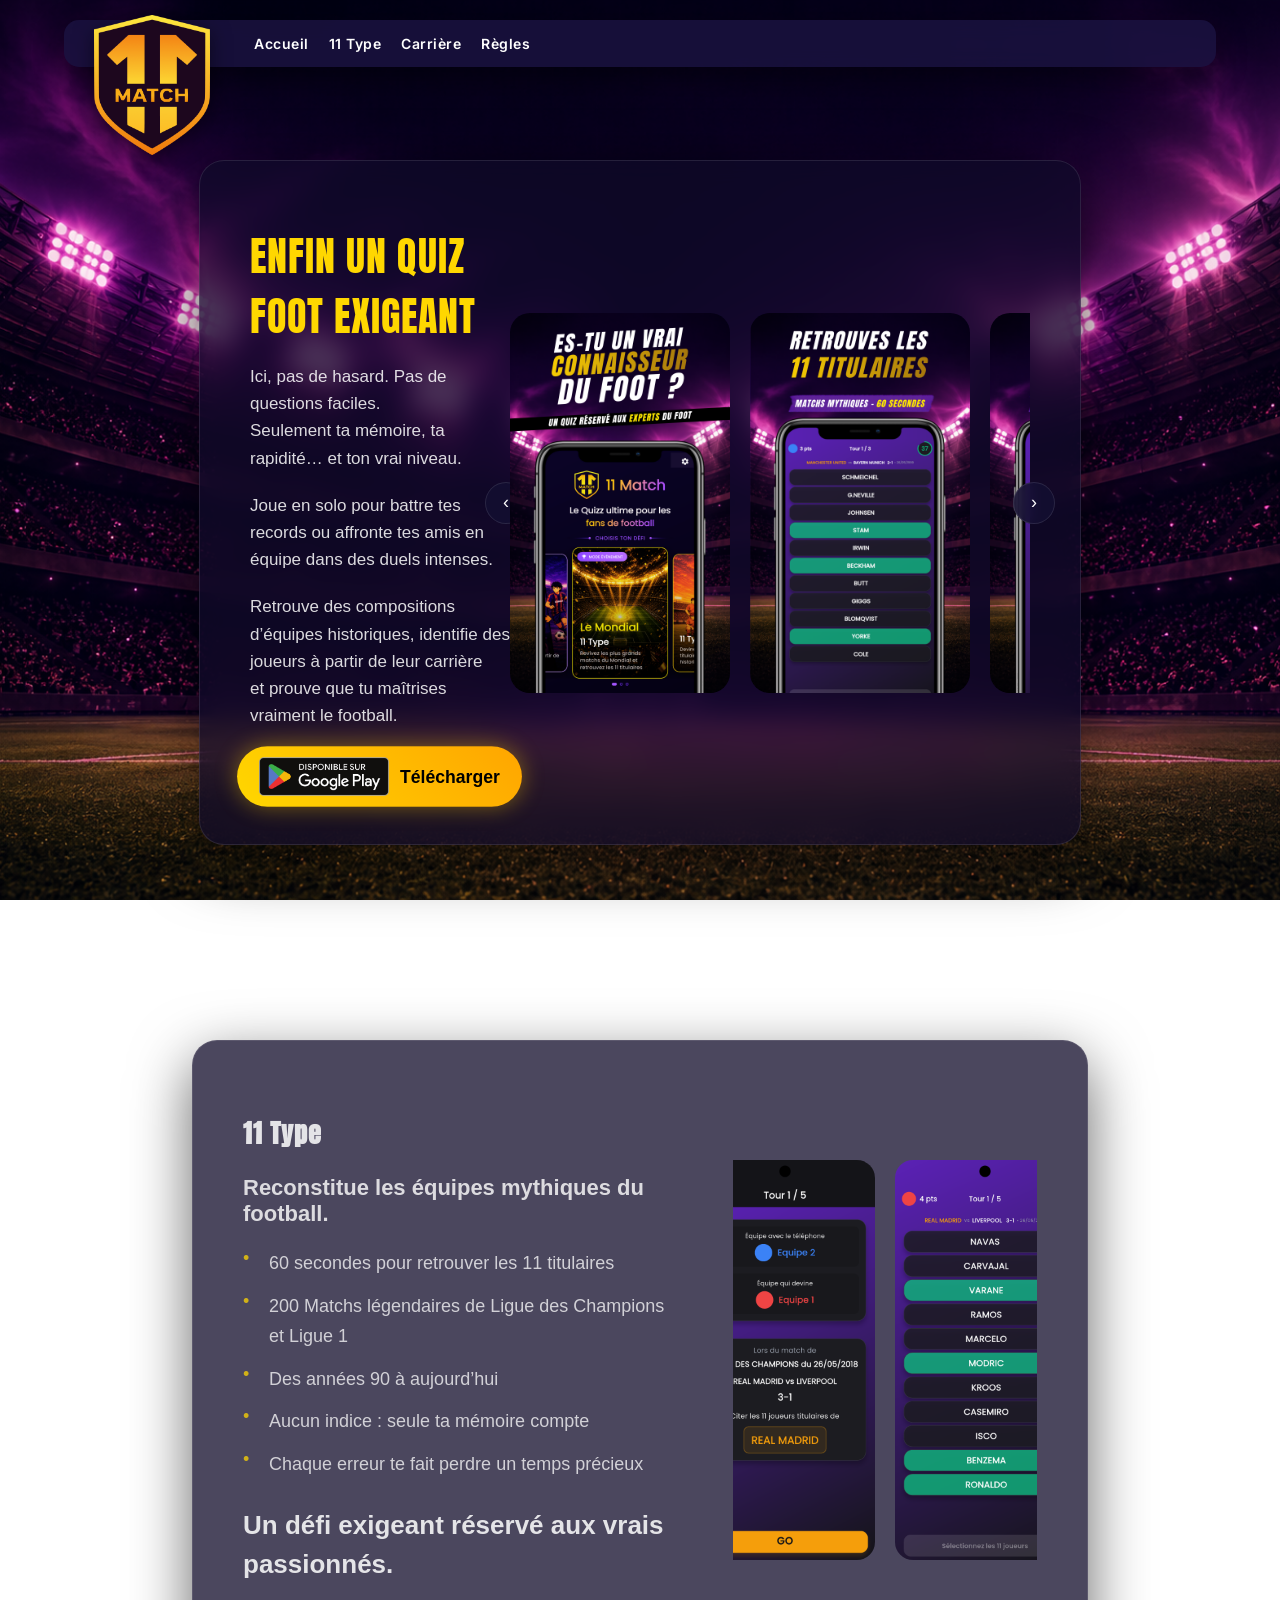
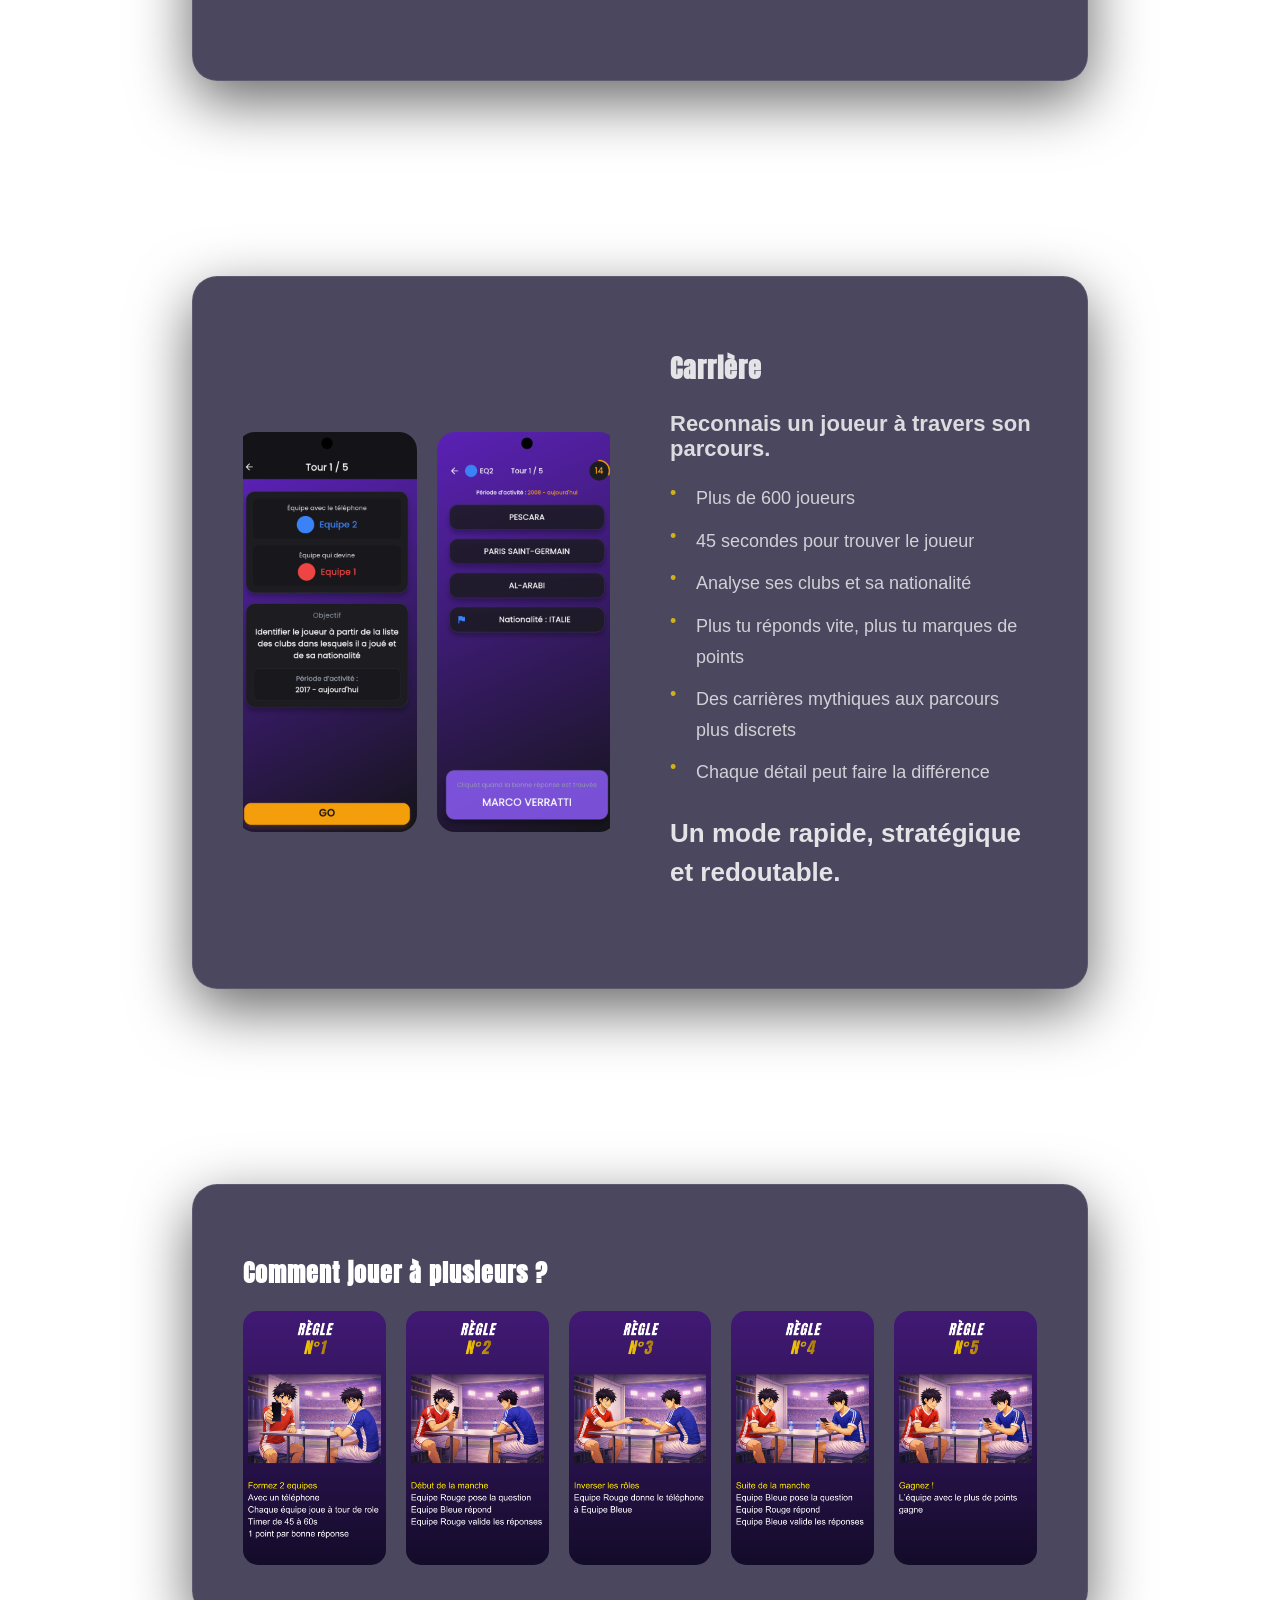
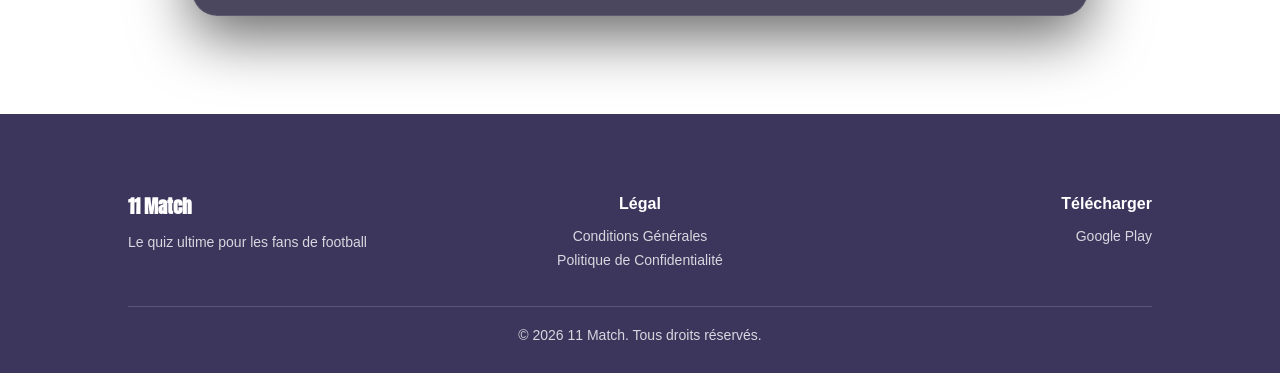
<file: index.html>
<!DOCTYPE html>
<html lang="fr">
<head>
  <meta charset="UTF-8">
  <title>11 MATCH</title>
  <meta name="viewport" content="width=device-width, initial-scale=1.0">

  <link rel="stylesheet" href="style.css">

  <!-- Fonts -->
  <link href="https://fonts.googleapis.com/css2?family=Anton&family=Inter:wght@400;600&display=swap" rel="stylesheet">
</head>

<body>

<header class="navbar">
  <div class="nav-container">
    <img src="images/LOGO_FOND_W750.png" class="logo">

    <div class="mobile-title">11 MATCH</div>

    <button class="menu-toggle" onclick="toggleMenu()">
      ☰
    </button>

    <nav id="mobileMenu">
      <a href="#hero">Accueil</a>
      <a href="#mode11">11 Type</a>
      <a href="#carriere">Carrière</a>
      <a href="#regles">Règles</a>
    </nav>
  </div>
</header>

<!-- HERO -->
<section id="hero" class="hero">

  <div class="hero-box"> <!-- 👈 NOUVEAU conteneur central -->

    <div class="hero-content">

      <!-- TEXTE -->
      <div class="hero-text">
  
  <p class="highlight">
    ENFIN UN QUIZ FOOT EXIGEANT
  </p>
  
  <p class="description">
  Ici, pas de hasard. Pas de questions faciles.<br>
  Seulement ta mémoire, ta rapidité… et ton vrai niveau.
  </p>

  <p class="description">
  Joue en solo pour battre tes records ou affronte tes amis en équipe dans des duels intenses.
  </p>
  
  <p class="description">
  Retrouve des compositions d’équipes historiques, identifie des joueurs à partir de leur carrière<br>
  et prouve que tu maîtrises vraiment le football.
  </p>

  <a href="#" class="btn">
    <img src="images/playstore.png" class="play-icon">
    Télécharger
  </a>
</div>

      <!-- CAROUSEL -->
      <div class="carousel-wrapper">

        <button class="arrow left" onclick="scrollCarousel(-1)">‹</button>

        <div class="carousel-container">
          <div class="carousel" id="carousel">
            <img src="images/screenshot4.png">
            <img src="images/screenshot5_60s.png">
            <img src="images/screenshot7.png">
            <img src="images/screenshot9.png">
            <img src="images/screenshot12.png">
            <img src="images/screenshot11.png">
          </div>
        </div>

        <button class="arrow right" onclick="scrollCarousel(1)">›</button>

      </div>

    </div>

  </div>

</section>

<!-- MODE 11 -->
<section id="mode11" class="section">

  <div class="section-box">

    <div class="section-content">

      <!-- TEXTE -->
      <div class="section-text">

        <h2>11 Type</h2>

        <p class="section-subtitle">
          Reconstitue les équipes mythiques du football.
        </p>

        <ul class="section-list">
          <li>60 secondes pour retrouver les 11 titulaires</li>
          <li>200 Matchs légendaires de Ligue des Champions et Ligue 1</li>
          <li>Des années 90 à aujourd’hui</li>
          <li>Aucun indice : seule ta mémoire compte</li>
          <li>Chaque erreur te fait perdre un temps précieux</li>
        </ul>

        <p class="section-highlight">
          Un défi exigeant réservé aux vrais passionnés.
        </p>

      </div>

      <!-- MEDIA -->
      <div class="section-media">

        <!-- Desktop -->
        <div class="desktop-shots">
          <img src="images/mode11_4.png">
          <img src="images/mode11_5.png">
        </div>

        <!-- Mobile / tablette -->
        <div class="mobile-carousel">

          <button class="arrow left" onclick="scrollSectionCarousel(-1)">‹</button>

            <div class="section-carousel-container">

              <div class="section-carousel" id="sectionCarousel">
                <img src="images/mode11_1.png">
                <img src="images/mode11_2.png">
                <img src="images/mode11_3.png">
                <img src="images/mode11_4.png">
                <img src="images/mode11_5.png">
              </div>

            </div>

          <button class="arrow right" onclick="scrollSectionCarousel(1)">›</button>

        </div>

      </div>

    </div>

  </div>

</section>

<!-- CARRIERE -->
<section id="carriere" class="section">
  <div class="section-box">
    
    <div class="section-content">

      <!-- TEXTE -->
      <div class="section-text">

        <h2>Carrière</h2>

        <p class="section-subtitle">
          Reconnais un joueur à travers son parcours.
        </p>

        <ul class="section-list">
          <li>Plus de 600 joueurs</li>
          <li>45 secondes pour trouver le joueur</li>
          <li>Analyse ses clubs et sa nationalité</li>
          <li>Plus tu réponds vite, plus tu marques de points</li>
          <li>Des carrières mythiques aux parcours plus discrets</li>
          <li>Chaque détail peut faire la différence</li>
        </ul>

        <p class="section-highlight">
          Un mode rapide, stratégique et redoutable.
        </p>

      </div>

      <!-- MEDIA -->
      <div class="section-media">

        <!-- Desktop -->
        <div class="desktop-shots">
          <img src="images/modecarriere_3.png">
          <img src="images/modecarriere_5.png">
        </div>

        <!-- Tablette / mobile -->
        <div class="mobile-carousel">

          <button class="arrow left" onclick="scrollSectionCarousel2(-1)">‹</button>

          <div class="section-carousel-container">
            <div class="section-carousel" id="sectionCarousel2">

              <img src="images/modecarriere_1.png">
              <img src="images/modecarriere_2.png">
              <img src="images/modecarriere_3.png">
              <img src="images/modecarriere_4.png">
              <img src="images/modecarriere_5.png">
              <img src="images/modecarriere_6.png">

            </div>
          </div>

          <button class="arrow right" onclick="scrollSectionCarousel2(1)">›</button>

        </div>

      </div>

    </div>

  </div>
</section>

<!-- REGLES -->
<section id="regles" class="section">
  <div class="section-box">

    <h2 class="section-title">Comment jouer à plusieurs ?</h2>

    <div class="rules-gallery">
      <img src="images/rules1.png">
      <img src="images/rules2.png">
      <img src="images/rules3.png">
      <img src="images/rules4.png">
      <img src="images/rules5.png">
    </div>

  </div>
</section>

<!-- SCRIPT -->
<script>
let currentIndex = 0;

function scrollCarousel(direction) {
  const carousel = document.getElementById('carousel');
  const images = carousel.querySelectorAll('img');

  const gap = 20;
  const imageWidth = images[0].offsetWidth + gap;

  const visibleImages = 2.3; // 👈 2 + 1/3
  const maxIndex = Math.ceil(images.length - visibleImages);

  currentIndex += direction;

  if (currentIndex < 0) currentIndex = 0;
  if (currentIndex > maxIndex) currentIndex = maxIndex;

  carousel.style.transform = `translateX(-${currentIndex * imageWidth}px)`;
}
</script>

<script>
function scrollSectionCarousel(direction) {
  const carousel = document.getElementById('sectionCarousel');
  const image = carousel.querySelector('img');

  const gap = 0;
  const scrollAmount = image.offsetWidth + gap;

  carousel.scrollBy({
    left: direction * scrollAmount,
    behavior: 'smooth'
  });
}
</script>

<script>
function scrollSectionCarousel2(direction) {
  const carousel = document.getElementById('sectionCarousel2');
  const image = carousel.querySelector('img');

  const gap = 0;
  const scrollAmount = image.offsetWidth + gap;

  carousel.scrollBy({
    left: direction * scrollAmount,
    behavior: 'smooth'
  });
}
</script>

<footer class="footer">

  <div class="footer-content">

    <!-- COLONNE 1 -->
    <div class="footer-col">
      <h3>11 Match</h3>
      <p>Le quiz ultime pour les fans de football</p>
    </div>

    <!-- COLONNE 2 -->
    <div class="footer-col">
      <h4>Légal</h4>
      <a href="cgu.html">Conditions Générales</a>
      <a href="privacy.html">Politique de Confidentialité</a>
    </div>

    <!-- COLONNE 3 -->
    <div class="footer-col">
      <h4>Télécharger</h4>
      <a href="#">Google Play</a>
    </div>

  </div>

  <div class="footer-bottom">
    © 2026 11 Match. Tous droits réservés.
  </div>

</footer>

<script>
function toggleMenu() {
  const menu = document.getElementById("mobileMenu");
  menu.classList.toggle("active");
}
</script>

</body>
</html>
</file>
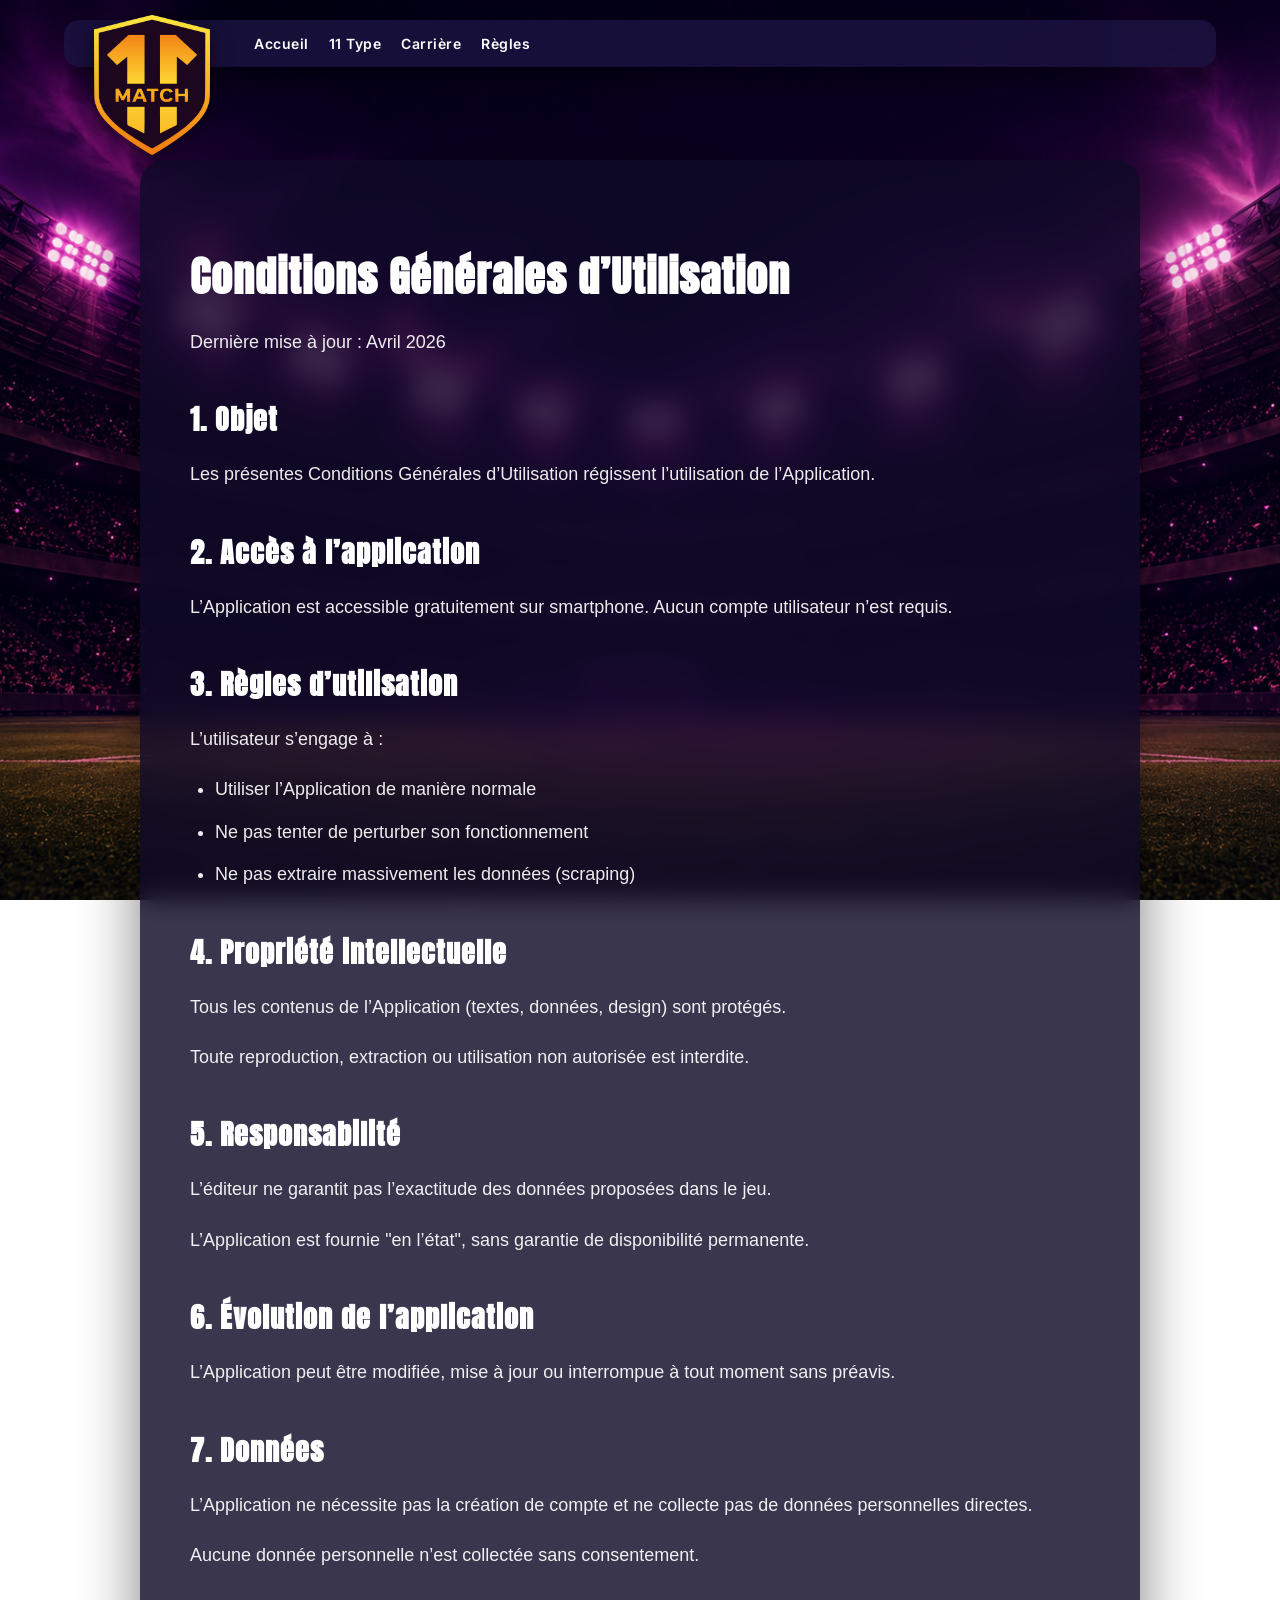
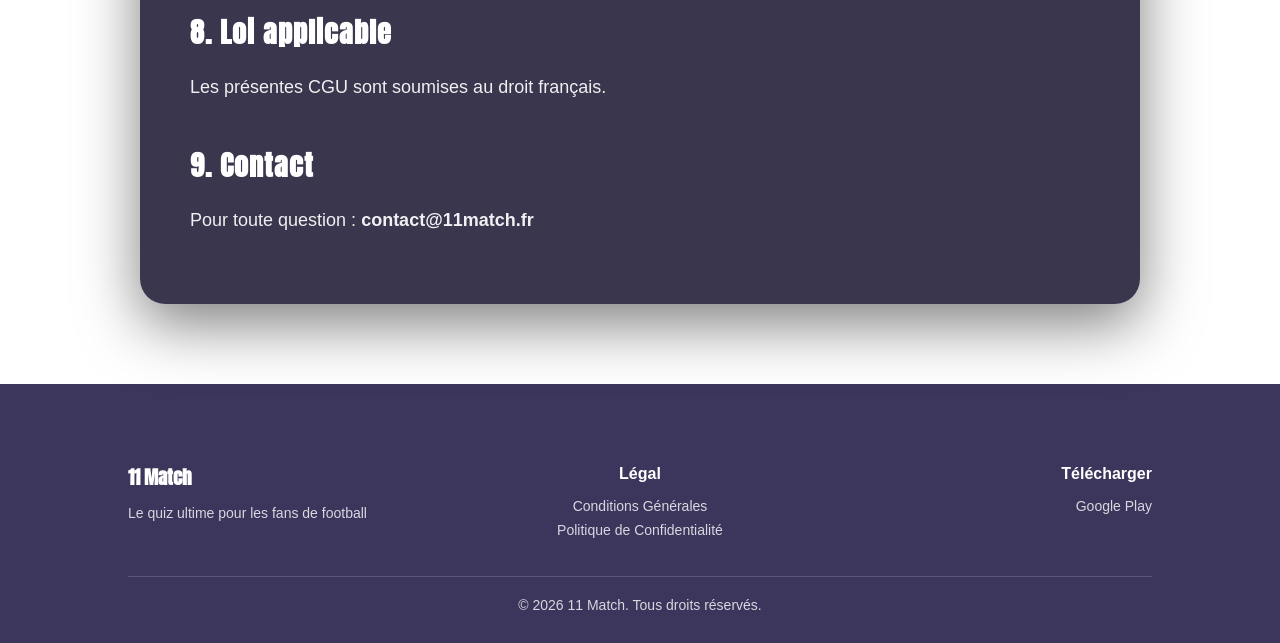
<file: cgu.html>
<!DOCTYPE html>
<html lang="fr">
<head>
  <meta charset="UTF-8">
  <title>Conditions Générales - 11 Match</title>
  <meta name="viewport" content="width=device-width, initial-scale=1.0">

  <link rel="stylesheet" href="style.css">

  <!-- Fonts -->
  <link href="https://fonts.googleapis.com/css2?family=Anton&family=Inter:wght@400;600&display=swap" rel="stylesheet">
</head>

<script>
function toggleMenu() {
  const menu = document.getElementById("mobileMenu");
  menu.classList.toggle("active");
}
</script>

<body>

<!-- NAVBAR -->
<header class="navbar">
  <div class="nav-container">

    <img src="images/LOGO_FOND_W750.png" class="logo">

    <div class="mobile-title">11 MATCH</div>

    <button class="menu-toggle" onclick="toggleMenu()">
      ☰
    </button>

    <nav id="mobileMenu">
      <a href="index.html">Accueil</a>
      <a href="index.html#mode11">11 Type</a>
      <a href="index.html#carriere">Carrière</a>
      <a href="index.html#regles">Règles</a>
    </nav>

  </div>
</header>

<!-- CONTENU -->
<section class="legal-page">

  <div class="legal-box">

    <h1>Conditions Générales d’Utilisation</h1>
    <p>Dernière mise à jour : Avril 2026</p>

    <h2>1. Objet</h2>
    <p>
      Les présentes Conditions Générales d’Utilisation régissent l’utilisation de l’Application.
    </p>

    <h2>2. Accès à l’application</h2>
    <p>
      L’Application est accessible gratuitement sur smartphone. Aucun compte utilisateur n’est requis.
    </p>

    <h2>3. Règles d’utilisation</h2>
    <p>L’utilisateur s’engage à :</p>
    <ul>
      <li>Utiliser l’Application de manière normale</li>
      <li>Ne pas tenter de perturber son fonctionnement</li>
      <li>Ne pas extraire massivement les données (scraping)</li>
    </ul>

    <h2>4. Propriété intellectuelle</h2>
    <p>
      Tous les contenus de l’Application (textes, données, design) sont protégés.
    </p>
    <p>
      Toute reproduction, extraction ou utilisation non autorisée est interdite.
    </p>

    <h2>5. Responsabilité</h2>
    <p>
      L’éditeur ne garantit pas l’exactitude des données proposées dans le jeu.
    </p>
    <p>
      L’Application est fournie "en l’état", sans garantie de disponibilité permanente.
    </p>

    <h2>6. Évolution de l’application</h2>
    <p>
      L’Application peut être modifiée, mise à jour ou interrompue à tout moment sans préavis.
    </p>

    <h2>7. Données</h2>
    <p>
      L’Application ne nécessite pas la création de compte et ne collecte pas de données personnelles directes.
    </p>
    <p>
      Aucune donnée personnelle n’est collectée sans consentement.
    </p>

    <h2>8. Loi applicable</h2>
    <p>
      Les présentes CGU sont soumises au droit français.
    </p>

    <h2>9. Contact</h2>
    <p>
      Pour toute question : <strong>contact@11match.fr</strong>
    </p>

  </div>

</section>

<!-- FOOTER -->
<footer class="footer">

  <div class="footer-content">

    <div class="footer-col">
      <h3>11 Match</h3>
      <p>Le quiz ultime pour les fans de football</p>
    </div>

    <div class="footer-col">
      <h4>Légal</h4>
      <a href="cgu.html">Conditions Générales</a>
      <a href="privacy.html">Politique de Confidentialité</a>
    </div>

    <div class="footer-col">
      <h4>Télécharger</h4>
      <a href="#">Google Play</a>
    </div>

  </div>

  <div class="footer-bottom">
    © 2026 11 Match. Tous droits réservés.
  </div>

</footer>

</body>
</html>
</file>
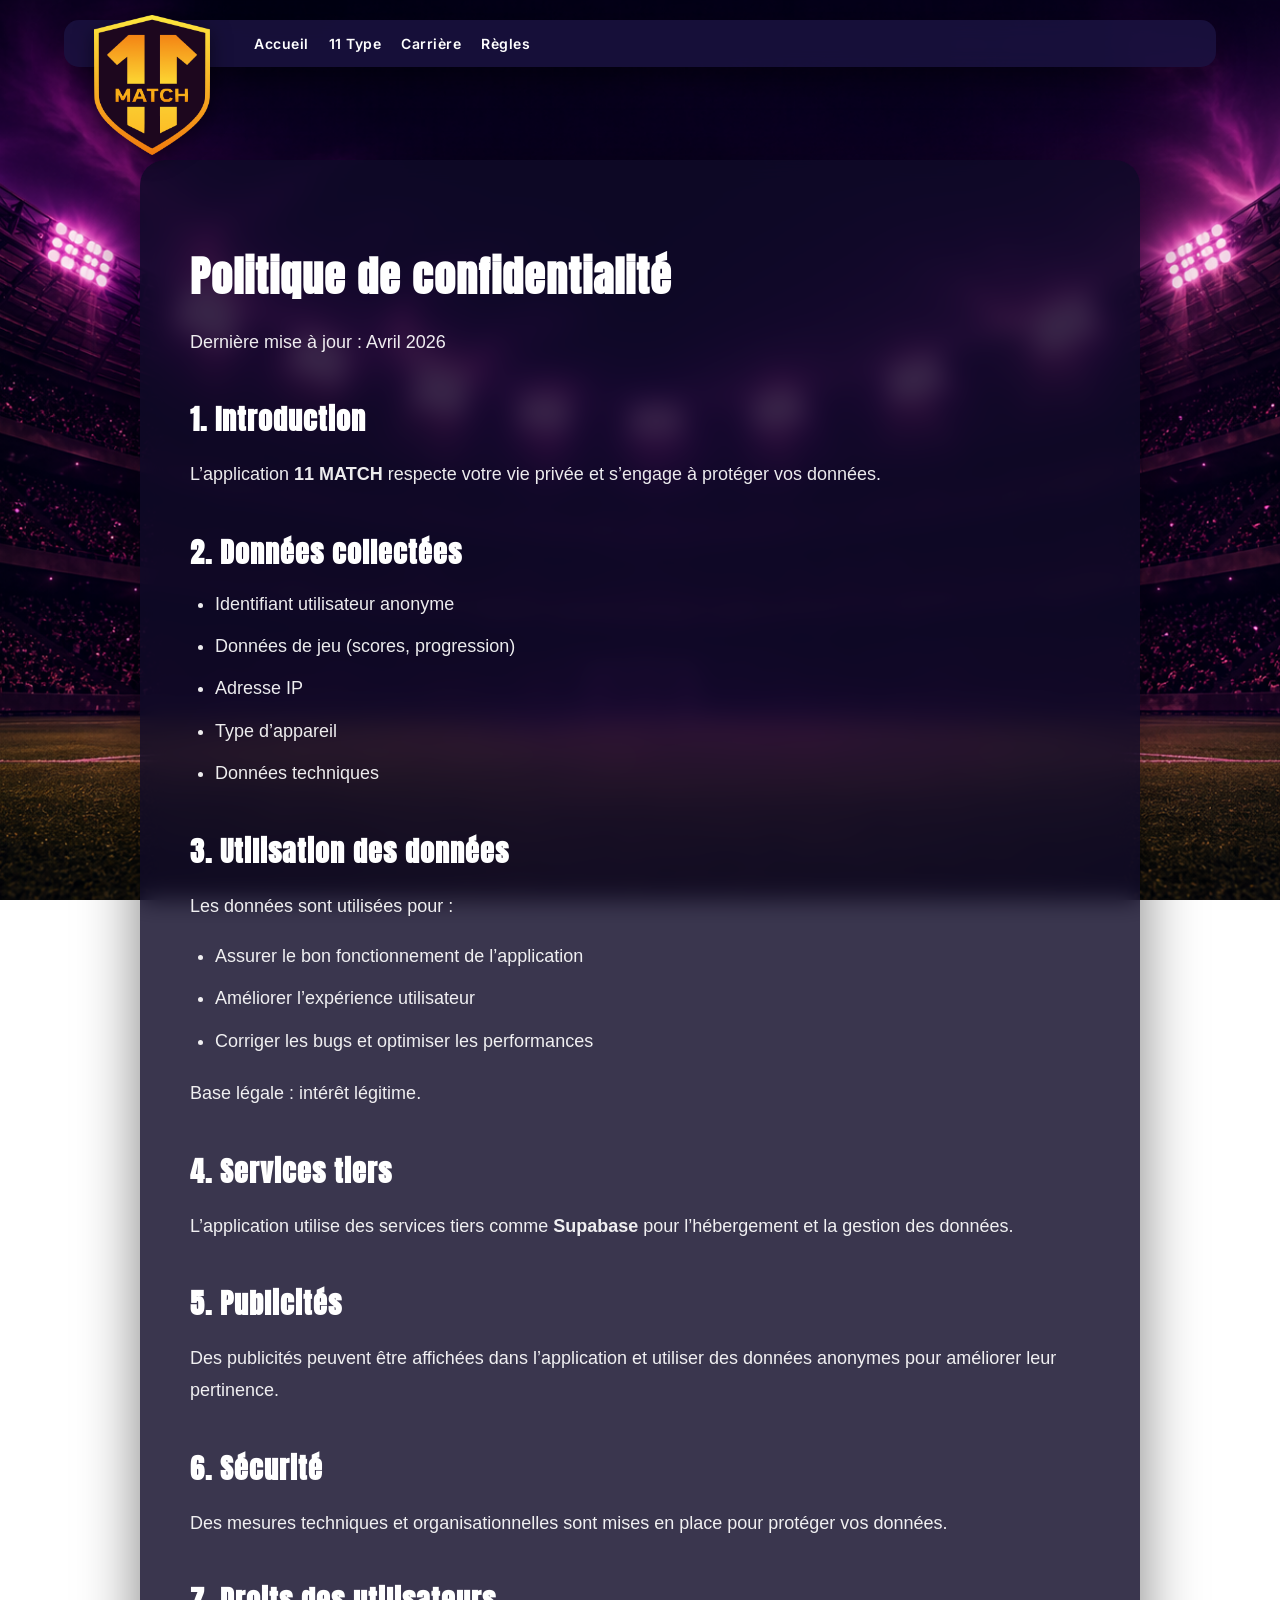
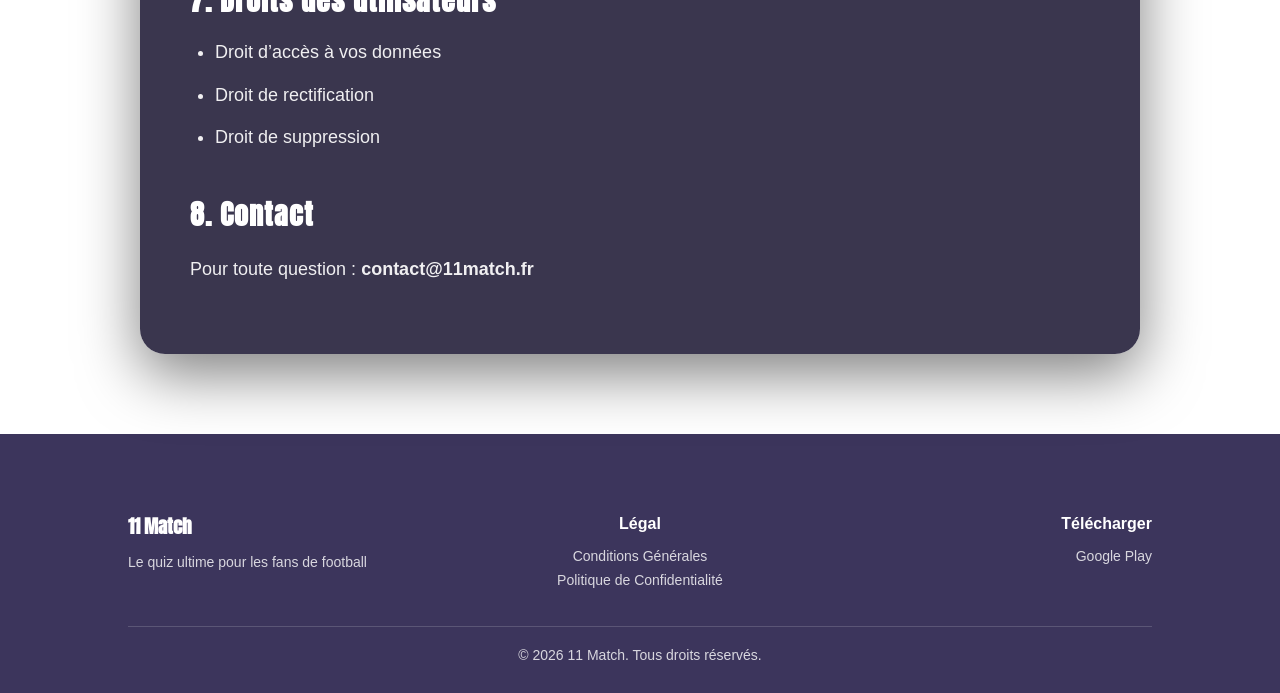
<file: privacy.html>
<!DOCTYPE html>
<html lang="fr">
<head>
  <meta charset="UTF-8">
  <title>Politique de confidentialité - 11 Match</title>
  <meta name="viewport" content="width=device-width, initial-scale=1.0">

  <link rel="stylesheet" href="style.css">

  <!-- Fonts -->
  <link href="https://fonts.googleapis.com/css2?family=Anton&family=Inter:wght@400;600&display=swap" rel="stylesheet">
</head>

<script>
function toggleMenu() {
  const menu = document.getElementById("mobileMenu");
  menu.classList.toggle("active");
}
</script>

<body>

<!-- NAVBAR -->
<header class="navbar">
  <div class="nav-container">

    <img src="images/LOGO_FOND_W750.png" class="logo">

    <div class="mobile-title">11 MATCH</div>

    <button class="menu-toggle" onclick="toggleMenu()">
      ☰
    </button>

    <nav id="mobileMenu">
      <a href="index.html">Accueil</a>
      <a href="index.html#mode11">11 Type</a>
      <a href="index.html#carriere">Carrière</a>
      <a href="index.html#regles">Règles</a>
    </nav>

  </div>
</header>

<!-- CONTENU -->
<section class="legal-page">

  <div class="legal-box">

    <h1>Politique de confidentialité</h1>
    <p>Dernière mise à jour : Avril 2026</p>

    <h2>1. Introduction</h2>
    <p>
      L’application <strong>11 MATCH</strong> respecte votre vie privée et s’engage à protéger vos données.
    </p>

    <h2>2. Données collectées</h2>
    <ul>
      <li>Identifiant utilisateur anonyme</li>
      <li>Données de jeu (scores, progression)</li>
      <li>Adresse IP</li>
      <li>Type d’appareil</li>
      <li>Données techniques</li>
    </ul>

    <h2>3. Utilisation des données</h2>
    <p>Les données sont utilisées pour :</p>
    <ul>
      <li>Assurer le bon fonctionnement de l’application</li>
      <li>Améliorer l’expérience utilisateur</li>
      <li>Corriger les bugs et optimiser les performances</li>
    </ul>
    <p>Base légale : intérêt légitime.</p>

    <h2>4. Services tiers</h2>
    <p>
      L’application utilise des services tiers comme <strong>Supabase</strong> pour l’hébergement et la gestion des données.
    </p>

    <h2>5. Publicités</h2>
    <p>
      Des publicités peuvent être affichées dans l’application et utiliser des données anonymes pour améliorer leur pertinence.
    </p>

    <h2>6. Sécurité</h2>
    <p>
      Des mesures techniques et organisationnelles sont mises en place pour protéger vos données.
    </p>

    <h2>7. Droits des utilisateurs</h2>
    <ul>
      <li>Droit d’accès à vos données</li>
      <li>Droit de rectification</li>
      <li>Droit de suppression</li>
    </ul>

    <h2>8. Contact</h2>
    <p>
      Pour toute question : <strong>contact@11match.fr</strong>
    </p>

  </div>

</section>

<!-- FOOTER -->
<footer class="footer">

  <div class="footer-content">

    <div class="footer-col">
      <h3>11 Match</h3>
      <p>Le quiz ultime pour les fans de football</p>
    </div>

    <div class="footer-col">
      <h4>Légal</h4>
      <a href="cgu.html">Conditions Générales</a>
      <a href="privacy.html">Politique de Confidentialité</a>
    </div>

    <div class="footer-col">
      <h4>Télécharger</h4>
      <a href="#">Google Play</a>
    </div>

  </div>

  <div class="footer-bottom">
    © 2026 11 Match. Tous droits réservés.
  </div>

</footer>

</body>
</html>
</file>
<file: style.css>
* {
  box-sizing: border-box;
}

html,
body {
  overflow-x: hidden;
}

/* ================= BASE ================= */
body {
  margin: 0;
  font-family: Arial, sans-serif;
  color: white;

  background: url('images/stadium.png') center / cover no-repeat fixed;
}

/* ================= NAVBAR ================= */
.navbar {
  position: fixed;
  top: 20px;
  left: 50%;
  transform: translateX(-50%);

  width: 90%;
  background: rgba(26, 18, 64, 0.85);
  backdrop-filter: blur(10px);

  border-radius: 15px;
  padding: 15px 30px;
  z-index: 1000;

  box-shadow: 0 10px 30px rgba(0,0,0,0.4);
}

.nav-container {
  position: relative;
  display: flex;
  align-items: center;
}

/* LOGO */
.logo {
  height: 140px;
  position: absolute;
  top: -20px;
  left: 0;
  filter: drop-shadow(0 5px 10px rgba(0,0,0,0.5));
}

.mobile-title {
  display: none;
}

/* NAV */
nav {
  margin-left: 160px;
  display: flex;
  gap: 20px;
}

nav a {
  color: white;
  text-decoration: none;
  font-family: 'Inter', sans-serif;
  font-weight: 600;
  font-size: 14px;
  letter-spacing: 0.5px;
  transition: 0.3s;
}

nav a:hover {
  color: gold;
}

/* ================= HERO ================= */
.hero {
  min-height: auto;

  display: flex;
  justify-content: center;
  align-items: flex-start; /* 👈 clé */

  padding-top: 160px; /* 👈 espace sous navbar/logo */
  padding-left: 10px;
  padding-right: 10px;
  padding-bottom: var(--section-spacing);
}

/* HERO BOX (la vraie carte) */
.hero-box {
  width: 70%;
  max-width: 1300px;

  padding: 40px 50px;

  background: rgba(15, 10, 40, 0.75);
  backdrop-filter: blur(12px);

  border-radius: 25px;
  padding: 40px 50px;

  box-shadow: 0 20px 60px rgba(0,0,0,0.6);
  border: 1px solid rgba(255,255,255,0.1);

  transition: 0.3s;
}

.hero-box:hover {
  transform: scale(1.01);
}

/* HERO CONTENT */
.hero-content {
  display: grid;
  grid-template-columns: 1fr 1fr;
  align-items: center;
  justify-items: center;
}

/* TEXTE */
.hero-text {
  max-width: 480px;
}

/* Question d’accroche */
.subtitle {
  font-size: 22px;
  font-weight: 600;
  margin-bottom: 10px;
}

/* Texte principal */
.description {
  font-size: 17px;
  line-height: 1.6;
  opacity: 0.85;
  margin-bottom: 20px;
}

/* Punchline */
.hero-text .highlight {
  font-family: 'Anton', sans-serif;
  font-size: 40px;
  color: gold;
  text-transform: uppercase;
  letter-spacing: 1px;
  margin: 25px 0 10px;
}

/* BOUTON */
.btn {
  display: inline-flex;
  align-items: center;
  gap: 10px;

  background: linear-gradient(45deg, gold, orange);
  padding: 10px 20px;
  border-radius: 30px;
  box-shadow: 0 0 20px rgba(255, 200, 0, 0.4);

  color: black;
  text-decoration: none;
  font-weight: bold;

  transform: scale(1.1);
  animation: pulse 2s infinite;

  transition: 0.3s;
}

.btn:hover {
  transform: scale(1.05);
}

.play-icon {
  height: 35px;
}

:root {
  --section-spacing: clamp(60px, 8vh + 2vw, 400px);
}

/* ================= CAROUSEL ================= */
.carousel-wrapper {
  width: 100%;
  position: relative;
  display: flex;
  align-items: center;
  justify-content: center;
  justify-self: center;
  margin: 0 auto;
}

/* CONTAINER */
.carousel-container {
  position: relative;
  width: 520px;
  overflow: hidden;
}

/* TRACK */
.carousel {
  display: flex;
  gap: 20px;
  transition: transform 0.4s ease;
}

/* IMAGES */
.carousel img {
  width: 220px;   /* 👈 un peu plus large */
  height: 380px;
  border-radius: 20px;
  flex-shrink: 0;
}

/* FLÈCHES */
.arrow {
  position: absolute;
  top: 50%;
  transform: translateY(-50%);

   width: 42px;
  height: 42px;

  display: flex;
  align-items: center;
  justify-content: center;

  background: rgba(20, 15, 50, 0.8);
  backdrop-filter: blur(6px);

  border: 1px solid rgba(255,255,255,0.1);
  color: white;

  font-size: 18px;
  cursor: pointer;

  border-radius: 50%;

  transition: 0.3s;
}

.arrow:hover {
  background: rgba(255, 200, 0, 0.9);
  color: black;
}

.carousel-wrapper .arrow.left {
  left: -25px;
}

.carousel-wrapper .arrow.right {
  right: -25px;
}

.section-carousel-wrapper .arrow.left {
  left: -30px;
}

.section-carousel-wrapper .arrow.right {
  right: -30px;
}

/* ================= SECTIONS ================= */
/* BOX IDENTIQUE AU HERO */
.section-box {
  width: 70%;
  max-width: 1300px;
  min-height: auto;
  height: auto;
  margin: auto;

  background: rgba(15, 10, 40, 0.75);
  backdrop-filter: blur(12px);

  border-radius: 25px;
  padding: 50px;

  box-shadow: 0 20px 60px rgba(0,0,0,0.6);
  border: 1px solid rgba(255,255,255,0.1);

  transition: 0.3s;
}

.section-box:hover {
  transform: scale(1.01);
}

.section {
  padding: var(--section-spacing) 0;
  display: flex;
  justify-content: center;
}

.section-content {
  display: grid;

  grid-template-columns: minmax(320px, 430px) minmax(0, 1fr);

  align-items: center;

  gap: 60px;

  width: 100%;
}

.section-text {
  width: 100%;
  max-width: 430px;
}

.section-media {
  width: 100%;
  min-width: 0;
}

.section-img {
  max-height: 380px;
  width: auto;
  border-radius: 20px;
  object-fit: contain;
}

.section-text {
  font-size: 17px;
  line-height: 1.6;
  opacity: 0.85;
  margin-bottom: 20px;
}

.section-subtitle {
  font-size: 22px;
  line-height: 1.15;

  font-weight: 600;

  margin-bottom: 22px;

  opacity: 0.95;

  text-align: left;
}

.section-list {
  list-style: none;

  padding: 0;

  margin: 18px 0 22px;

  display: flex;
  flex-direction: column;

  gap: 12px;
}

.section-list li {
  position: relative;

  font-size: 18px;
  line-height: 1.7;

  padding-left: 26px;

  opacity: 0.88;

  text-align: left;
}

.section-list li::before {
  content: "•";

  position: absolute;

  left: 0;
  top: 0;

  color: gold;

  font-size: 18px;
  line-height: 1.2;
}

.section-highlight {
  font-size: 26px;
  line-height: 1.5;

  font-weight: 700;

  opacity: 1;
}

.section-img {
  width: 100%;
  max-width: 450px;
  border-radius: 20px;
  justify-self: center;
}

#carriere .section-content {
  grid-template-columns: 1fr minmax(320px, 430px);
}

#carriere .section-text {
  order: 2;
}

#carriere .section-media {
  order: 1;
}

.desktop-shots {
  display: flex;

  justify-content: center;
  align-items: center;

  gap: 20px;

  width: 100%;
  height: 100%;
}

.desktop-shots img {
  width: calc(50% - 10px);

  max-width: 240px;
  min-width: 180px;

  height: auto;

  border-radius: 18px;

  object-fit: contain;
}

.mobile-carousel {
  display: none;
}

#carriere .section-content {
  grid-template-columns: 1fr 1fr;
}

#carriere .section-text {
  order: 2;
}

#carriere .section-media {
  order: 1;
}

/* GALERIE */
.rules-gallery {
  display: grid;
  grid-template-columns: repeat(5, 1fr);
  gap: 20px;
  align-items: center;
  justify-items: center;
}

/* IMAGES */
.rules-gallery img {
  width: 100%;
  max-width: 200px;
  height: auto;
  border-radius: 15px;

  transition: transform 0.3s;
}

.rules-gallery img:hover {
  transform: scale(1.05);
}

/* ================= SECTIONS CAROUSEL ================= */
.section-media {
  position: relative;

  width: 100%;
  min-width: 0;

  overflow: hidden;

  display: flex;
  align-items: center;
}

.section-media .arrow {
  position: absolute;
  top: 50%;

  transform: translateY(-50%);

  z-index: 20;
}

.section-media .arrow.left {
  left: 8px;
}

.section-media .arrow.right {
  right: 8px;
}

/* CONTAINER */
.section-carousel-container {
  width: 100%;

  overflow: hidden;

  padding: 0 48px;
}

/* TRACK */
.section-carousel {
  display: flex;

  gap: 16px;

  overflow-x: auto;
  overflow-y: hidden;

  scroll-behavior: smooth;

  scrollbar-width: none;

  padding-bottom: 10px;
}

.section-carousel::-webkit-scrollbar {
  display: none;
}

/* IMAGES */
.section-carousel img {
  width: 220px;
  min-width: 220px;

  height: auto;

  border-radius: 18px;

  flex-shrink: 0;
}

.section-carousel::-webkit-scrollbar {
  display: none;
}

/* ================= FOOTER ================= */

.footer {
  background: rgba(26, 18, 64, 0.85);
  padding: 60px 10% 30px;
  color: white;
}

/* CONTENU */
.footer-content {
  display: grid;
  grid-template-columns: repeat(3, 1fr);
  align-items: start;
  gap: 40px;
  margin-bottom: 30px;
}

/* ALIGNEMENTS PAR COLONNE */
.footer-col:nth-child(1) {
  text-align: left;
}

.footer-col:nth-child(2) {
  text-align: center;
}

.footer-col:nth-child(3) {
  text-align: right;
}

/* COLONNES */
.footer-col h3 {
  font-family: 'Anton', sans-serif;
  margin-bottom: 10px;
}

.footer-col h4 {
  margin-bottom: 15px;
  font-weight: 600;
}

.footer-col p {
  opacity: 0.8;
  font-size: 14px;
}

/* LIENS */
.footer-col a {
  display: block;
  text-decoration: none;
  color: white;
  opacity: 0.8;
  margin-bottom: 8px;
  font-size: 14px;
  transition: 0.3s;
}

.footer-col a:hover {
  opacity: 1;
  color: gold;
}

/* SOCIAL */
.socials {
  display: flex;
  gap: 10px;
}

.socials a {
  width: 40px;
  height: 40px;
  background: rgba(255,255,255,0.2);
  border-radius: 50%;

  display: flex;
  align-items: center;
  justify-content: center;

  font-size: 18px;
  text-decoration: none;
}

.socials a:hover {
  background: gold;
  color: black;
}

/* BAS DU FOOTER */
.footer-bottom {
  text-align: center;
  padding-top: 20px;
  border-top: 1px solid rgba(255,255,255,0.2);
  font-size: 14px;
  opacity: 0.8;
}

/* PAGE LEGALE */
.legal-page {
  padding-top: 180px;
  padding-bottom: 100px;

  display: flex;
  justify-content: center;
}

/* BLOC CENTRAL */
.legal-box {
  width: 70%;
  max-width: 1000px;
  max-height: none;

  background: rgba(15, 10, 40, 0.75);
  backdrop-filter: blur(12px);

  border-radius: 25px;
  padding: 50px;

  box-shadow: 0 20px 60px rgba(0,0,0,0.6);
}

/* TITRES */
.legal-box h1 {
  font-family: 'Anton', sans-serif;
  margin-bottom: 20px;
}

.legal-box h2 {
  margin-top: 30px;
  margin-bottom: 10px;
}

/* TEXTE */
.legal-box p {
  line-height: 1.6;
  opacity: 0.9;
}

/* HAMBURGER */
.menu-toggle {
  display: none;

  background: none;
  border: none;
  color: white;

  font-size: 32px;
  cursor: pointer;
  z-index: 2000;
}

/* ================= TYPO ================= */
h1, h2 {
  font-family: 'Anton', sans-serif;
  letter-spacing: 1px;
}

@media (max-width: 900px) {
  .footer-content {
    grid-template-columns: 1fr 1fr;
    text-align: center;
  }
}

@media (max-width: 500px) {
  .footer-content {
    grid-template-columns: 1fr;
  }
}

@keyframes pulse {
  0% { box-shadow: 0 0 0 0 rgba(255,200,0,0.6); }
  70% { box-shadow: 0 0 0 15px rgba(255,200,0,0); }
  100% { box-shadow: 0 0 0 0 rgba(255,200,0,0); }
}

/* ================= TABLETTE ================= */
@media (min-width: 769px) and (max-width: 1100px) {

  /* NAVBAR */
  .navbar {
    width: calc(100% - 40px);

    top: 14px;
    left: 20px;
    right: 20px;

    transform: none;

    padding: 10px 20px;
  }

  .logo {
    height: 72px;

    top: -8px;
  }

  nav {
    margin-left: 90px;
    gap: 16px;
  }

  nav a {
    font-size: 13px;
  }

  /* HERO */
  .hero {
    padding-top: 120px;
    padding-left: 20px;
    padding-right: 20px;
    padding-bottom: 40px;
  }

  .hero-box {
    width: 100%;
    max-width: 760px;
    padding: 30px;
    overflow: hidden;
  }

  .hero-content {
    display: flex;
    flex-direction: column;

    align-items: center;
    justify-content: center;

    gap: 28px;

    text-align: center;

    width: 100%;
  }

  .hero-text {
    width: 100%;
    max-width: 620px;

    margin: 0 auto;
  }

  .hero-text * {
    word-break: break-word;
  }

  .hero-text .highlight {
    font-size: 52px;
    line-height: 1.05;
  }

  .description {
    font-size: 20px;
    line-height: 1.6;
  }

  /* HERO CAROUSEL */
  .carousel-container {
    width: 100%;
  }

  .carousel {
    overflow-x: auto;

    scrollbar-width: none;

    padding-bottom: 10px;
  }

  .carousel::-webkit-scrollbar {
    display: none;
  }

  .carousel img {
    width: 220px;
    height: auto;
  }

    .carousel-wrapper {
    width: 100%;
    overflow: hidden;
  }

  .carousel-container {
    width: 100%;
    overflow: hidden;
  }

  .carousel {
    width: 100%;

    overflow-x: auto;
    overflow-y: hidden;

    padding-bottom: 10px;

    scroll-snap-type: x mandatory;

    -webkit-overflow-scrolling: touch;
  }

  .carousel img {
    width: 190px;
    min-width: 190px;

    height: auto;

    scroll-snap-align: center;
  }

  .arrow {
    display: none;
  }

  /* SECTIONS */
  .section {
    padding: 28px 20px;
  }

  .section-box {
    width: 100%;
    padding: 34px 28px;
  }

  .section-content {
    display: flex;
    flex-direction: column;

    align-items: center;
    justify-content: center;

    gap: 28px;

    text-align: center;

    width: 100%;
  }

  .section-text {
    width: 100%;
    max-width: 700px;

    margin: 0 auto;
  }

  .section-subtitle {
    text-align: center;

    font-size: 26px;
  }

  .section-list li {
    text-align: center;

    padding-left: 0;

    font-size: 19px;
  }

  .section-list li::before {
    display: none;
  }

  .section-highlight {
    text-align: center;

    font-size: 30px;
  }

  .section-media {
    width: 100%;
    overflow: hidden;
  }

  #carriere .section-content {
    display: flex;
    flex-direction: column;
  }

  #carriere .section-text {
    order: 1;
  }

  #carriere .section-media {
    order: 2;
  }

  .desktop-shots {
    display: none;
  }

  .mobile-carousel {
    display: block;
    width: 100%;
  }

  #carriere .section-text {
    order: 1;
  }

  #carriere .section-media {
    order: 2;
  }

  /* CAROUSEL SECTION */
  .section-carousel-container {
    width: 100%;
  }

  .section-carousel {
    overflow-x: auto;

    scrollbar-width: none;
  }

  .section-carousel::-webkit-scrollbar {
    display: none;
  }

  .section-carousel img {
    width: 190px;
    min-width: 190px;

    height: auto;

    flex-shrink: 0;
  }

  .section-media .arrow {
    display: none;
  }

  /* RULES */
  .rules-gallery {
    display: flex;

    overflow-x: auto;

    gap: 14px;

    scrollbar-width: none;
  }

  .rules-gallery::-webkit-scrollbar {
    display: none;
  }

  .rules-gallery img {
    width: 220px;
    flex-shrink: 0;
  }
}

/* ================= MOBILE ================= */
@media (max-width: 768px) {

  
  /* ================= NAVBAR ================= */

  .navbar {
    position: fixed;

    top: 10px;
    left: 10px;
    right: 10px;

    width: auto;

    transform: none;

    padding: 8px 14px;

    border-radius: 18px;

    z-index: 2000;
  }

  .nav-container {
    display: flex;
    align-items: center;
    justify-content: space-between;

    min-height: 54px;
  }

  .logo {
    position: relative;

    height: 54px;
    width: auto;

    top: 0;
    left: 0;

    flex-shrink: 0;
  }

  .mobile-title {
    position: absolute;

    left: 50%;
    transform: translateX(-50%);

    display: block;

    font-family: 'Montserrat', sans-serif;
    font-weight: 800;

    font-size: 20px;
    letter-spacing: 1px;

    white-space: nowrap;

    color: white;
  }

  .menu-toggle {
    display: block;

    background: none;
    border: none;

    color: white;

    font-size: 34px;

    padding: 0;

    margin: 0;

    line-height: 1;

    flex-shrink: 0;
  }

  nav {
    display: none;
  }


  /* ================= HERO ================= */

  .hero {
    padding-top: 100px;

    padding-left: 10px;
    padding-right: 10px;
    padding-bottom: 18px;
  }

  .hero-box {
    width: 100%;

    padding: 26px 18px;

    border-radius: 24px;
  }

  .hero-content {
    display: flex;
    flex-direction: column;

    gap: 22px;

    text-align: center;
  }

  /* TEXTE */
  .hero-text {
    max-width: 100%;
  }

  .hero-text .highlight {
    font-size: 34px;
    line-height: 1.1;
    margin-bottom: 20px;
  }

  .description {
    font-size: 15px;
    line-height: 1.45;
    margin-bottom: 15px;
  }

  /* CTA */
  .btn {
    display: inline-flex;
    align-items: center;
    justify-content: center;

    gap: 12px;

    width: auto;
    max-width: 100%;

    padding: 12px 18px;

    border-radius: 18px;

    font-size: 16px;

    margin: 0 auto;
  }

  .play-icon {
    height: 28px;
  }

    /* HERO CAROUSEL */
  .carousel-wrapper {
    width: 100%;
    overflow: hidden;
  }

  .carousel-container {
    width: 100%;
    overflow: hidden;
  }

  .carousel {
    display: flex;

    gap: 14px;

    overflow-x: auto;
    overflow-y: hidden;

    padding: 0 8px 10px;

    scroll-snap-type: x mandatory;

    -webkit-overflow-scrolling: touch;

    scrollbar-width: none;
  }

  .carousel::-webkit-scrollbar {
    display: none;
  }

  .carousel img {
    width: 68vw;
    max-width: 240px;

    height: auto;

    flex-shrink: 0;

    border-radius: 22px;

    scroll-snap-align: center;
  }

  /* cacher flèches mobile */
  .arrow {
    display: none;
  }

  /* SECTIONS */
  .section {
    padding: 18px 14px;
    margin-bottom: 8px;
  }

  .section-box {
    width: 100%;
    max-width: 100%;

    padding: 30px 20px 40px;

    box-sizing: border-box;

    overflow: hidden;
  }

  .section-content {
    display: flex;
    flex-direction: column;

    gap: 28px;

    text-align: center;
  }

  .section-list li {
    font-size: 15px;
    line-height: 1.45;
    margin-bottom: 0px;
    padding-left: 0;
  }

  .section-subtitle {
    font-size: 20px;
    line-height: 1.25;
    margin-bottom: 22px;
    font-weight: 600;
  }

  .section-highlight {
    font-size: 28px;
    line-height: 1.4;
  }

  .section-text p:not(.section-subtitle) {
    font-size: 18px;
    line-height: 1.7;

    margin: 0 auto;
    max-width: 100%;
  }

  .section-text h2 {
    font-size: 30px;
    margin-bottom: 10px;
  }

  .section-list li::before {
    display: none;
  }

  #carriere .section-content {
    display: flex;
    flex-direction: column;
  }

  #carriere .section-text {
    order: 1;
  }

  #carriere .section-media {
    order: 2;
  }

  .desktop-shots {
    display: none;
  }

  .mobile-carousel {
    display: block;
    width: 100%;
  }

  /* ================= CAROUSEL MOBILE ================= */

  .mobile-carousel {
    width: 100%;

    display: flex;
    justify-content: center;
  }

  .section-carousel-container {
    width: 100%;
    overflow: hidden;
    padding: 0;
  }

  .section-carousel {
    display: flex;

    gap: 14px;

    overflow-x: auto;
    overflow-y: hidden;

    scroll-snap-type: x mandatory;

    -webkit-overflow-scrolling: touch;

    scrollbar-width: none;

    padding: 0 10px 10px;
    padding-bottom: 10px;
  }

  .section-carousel::-webkit-scrollbar {
    display: none;
  }

  .section-carousel img {
    width: 72vw;
    max-width: 240px;

    height: auto;

    flex-shrink: 0;

    scroll-snap-align: start;
  }

  /* RULES */
  .rules-gallery {
    display: flex;

    gap: 14px;

    overflow-x: auto;
    overflow-y: hidden;

    padding: 0 10px 10px;

    scroll-snap-type: x mandatory;

    -webkit-overflow-scrolling: touch;

    scrollbar-width: none;
  }

  .rules-gallery::-webkit-scrollbar {
    display: none;
  }

  .rules-gallery img {
    width: 72vw;
    max-width: 240px;

    height: auto;

    flex-shrink: 0;

    border-radius: 20px;

    scroll-snap-align: center;
  }

  /* FOOTER MOBILE */
  .footer {
    padding: 45px 24px 30px;
  }

  .footer-content {
    display: flex;
    flex-direction: column;

    align-items: center;
    justify-content: center;

    gap: 38px;

    text-align: center;
  }

  .footer-col {
    width: 100%;
  }

  .footer-col:nth-child(1),
  .footer-col:nth-child(2),
  .footer-col:nth-child(3) {
    text-align: center;
  }

  .footer-col h3,
  .footer-col h4 {
    margin-bottom: 14px;
  }

  .footer-col a,
  .footer-col p {
    font-size: 17px;
    line-height: 1.7;
  }

  .footer-bottom {
    margin-top: 10px;

    font-size: 15px;
    line-height: 1.5;
  }

  /* NAVBAR MOBILE */
  .nav-container {
    justify-content: space-between;
  }

  .menu-toggle {
      display: block;
  }

  nav {
    position: fixed;
    top: 0;
    right: -100%;

    width: 70%;
    height: 100vh;

    background: rgba(15, 10, 40, 0.97);
    backdrop-filter: blur(12px);

    display: flex;
    flex-direction: column;

    padding-top: 120px;
    gap: 30px;

    transition: right 0.35s ease;
    z-index: 1500;
  }

  nav.active {
    right: 0;
  }

  nav a {
    font-size: 22px;
    text-align: center;
  }

  body {
    position: relative;
    width: 100%;
  }

  section,
  div,
  main,
  header,
  footer {
    max-width: 100%;
  }

  img {
    max-width: 100%;
    display: block;
  }

}

/* ================= LEGAL PAGES ================= */

.legal-page {
  padding-top: 160px;
  padding-bottom: 80px;
  padding-left: 20px;
  padding-right: 20px;
}

.legal-box {
  width: 100%;
  max-width: 1000px;

  margin: 0 auto;

  background: rgba(15, 10, 40, 0.82);
  backdrop-filter: blur(12px);

  border-radius: 25px;
  padding: 50px;

  box-shadow: 0 20px 60px rgba(0,0,0,0.5);
}

.legal-box h1 {
  font-size: 42px;
  margin-bottom: 10px;
}

.legal-box h2 {
  font-size: 28px;
  margin-top: 40px;
  margin-bottom: 15px;
}

.legal-box p,
.legal-box li {
  font-size: 18px;
  line-height: 1.8;
  opacity: 0.92;
}

.legal-box ul {
  margin: 15px 0 20px;
  padding-left: 25px;
}

.legal-box li {
  margin-bottom: 10px;
}

@media (max-width: 768px) {

  .legal-page {
    padding-top: 100px;
    padding-left: 12px;
    padding-right: 12px;
  }

  .legal-box {
    padding: 28px 22px;
    border-radius: 22px;
  }

  .legal-box h1 {
    font-size: 30px;
    line-height: 1.2;
  }

  .legal-box h2 {
    font-size: 22px;
    line-height: 1.3;
  }

  .legal-box p,
  .legal-box li {
    font-size: 16px;
    line-height: 1.8;
  }
}
</file>
